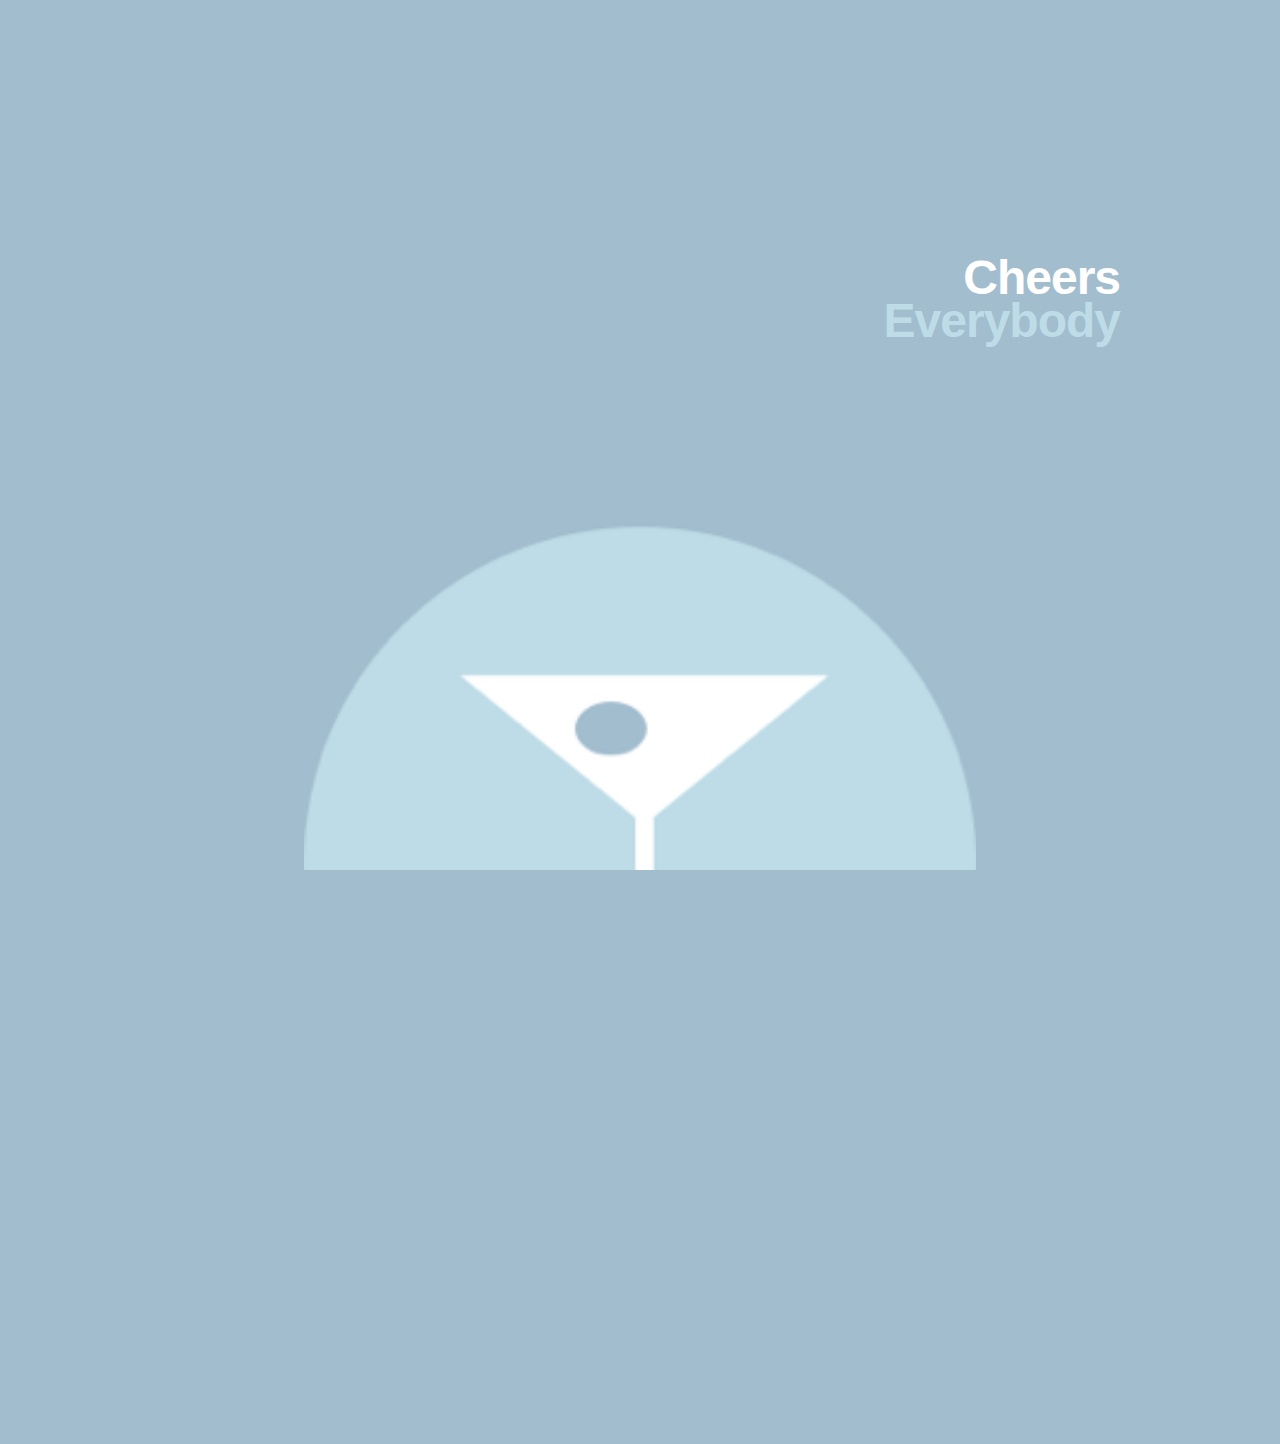
<file: www/index.html>
<!DOCTYPE html>
<!--[if IEMobile 7 ]>    <html class="no-js iem7"> <![endif]-->
<!--[if (gt IEMobile 7)|!(IEMobile)]><!--> <html class="no-js"> <!--<![endif]-->
    <head>
        <meta charset="utf-8">
        <title>Cheers Everybody!</title>
        <meta name="viewport" content="width=device-width, initial-scale=1, user-scalable=no">
        <meta http-equiv="cleartype" content="on">

        <link rel="stylesheet" href="css/normalize.css">
        <link rel="stylesheet" href="css/main.css">
        <link rel="stylesheet" href="css/app.css">
        
        
    </head>
    <body>

        <!-- Add your site or application content here -->
        <!-- splash screen animation -->
        <div id="splash-txt">
          <div class="text">Cheers</div>
          <div class="text everyone">Everybody</div>
        </div>
        <div id="splash" class="animated pulse"></div>

        <!-- countries -->
        <div id="content">
        	<h1>Countries</h1>
        	<div id="bg-slider">
        		<div id="flags"></div>
        		<div id="quotes"></div>
        	</div>
        </div>

        <!-- chooser -->
        <div id="chooser">
        	<img id="btn-places" src="img/btn-places.svg" width="30" height="30">&nbsp;&nbsp;
        	<img id="btn-quotes" src="img/btn-quotes.svg" width="30" height="30">
        </div>
        
        <!-- details -->
        <div id="details">
        	<div class="big-flag"></div>
        	<h1></h1>
        	<h2>Pronounced:<br><span class="translation"></span></h2>
        </div>
        
        <!-- scripts -->
        <script src="js/vendor/zepto.min.js"></script>
        <script src="js/vendor/unslider.min.js"></script>
        <script src="js/main.js"></script>

    </body>
</html>
</file>
<file: www/css/main.css>
/*
 * HTML5 Boilerplate
 *
 * What follows is the result of much research on cross-browser styling.
 * Credit left inline and big thanks to Nicolas Gallagher, Jonathan Neal,
 * Kroc Camen, and the H5BP dev community and team.
 */

/* ==========================================================================
   Base styles: opinionated defaults
   ========================================================================== */

html,
button,
input,
select,
textarea {
    color: #222;
}

body {
    font-size: 1em;
    line-height: 1.4;
}

a {
    color: #00e;
}

a:visited {
    color: #551a8b;
}

a:hover {
    color: #06e;
}

/*
 * Remove the gap between images and the bottom of their containers: h5bp.com/i/440
 */

img {
    vertical-align: middle;
}

/*
 * Remove default fieldset styles.
 */

fieldset {
    border: 0;
    margin: 0;
    padding: 0;
}

/*
 * Allow only vertical resizing of textareas.
 */

textarea {
    resize: vertical;
}

/* ==========================================================================
   Author's custom styles
   ========================================================================== */


















/* ==========================================================================
   Helper classes
   ========================================================================== */

/* Prevent callout */

.nocallout {
    -webkit-touch-callout: none;
}

.pressed {
    background-color: rgba(0, 0, 0, 0.7);
}

/* A hack for HTML5 contenteditable attribute on mobile */

textarea[contenteditable] {
    -webkit-appearance: none;
}

/* A workaround for S60 3.x and 5.0 devices which do not animated gif images if
   they have been set as display: none */

.gifhidden {
    position: absolute;
    left: -100%;
}

/*
 * Image replacement
 */

.ir {
    background-color: transparent;
    background-repeat: no-repeat;
    border: 0;
    direction: ltr;
    display: block;
    overflow: hidden;
    text-align: left;
    text-indent: -999em;
}

.ir br {
    display: none;
}

/*
 * Hide from both screenreaders and browsers: h5bp.com/u
 */

.hidden {
    display: none !important;
    visibility: hidden;
}

/*
 * Hide only visually, but have it available for screenreaders: h5bp.com/v
 */

.visuallyhidden {
    border: 0;
    clip: rect(0 0 0 0);
    height: 1px;
    margin: -1px;
    overflow: hidden;
    padding: 0;
    position: absolute;
    width: 1px;
}

/*
 * Extends the .visuallyhidden class to allow the element to be focusable
 * when navigated to via the keyboard: h5bp.com/p
 */

.visuallyhidden.focusable:active,
.visuallyhidden.focusable:focus {
    clip: auto;
    height: auto;
    margin: 0;
    overflow: visible;
    position: static;
    width: auto;
}

/*
 * Hide visually and from screenreaders, but maintain layout
 */

.invisible {
    visibility: hidden;
}

/**
 * Clearfix helper
 * Used to contain floats: h5bp.com/q
 */

.clearfix:before,
.clearfix:after {
    content: "";
    display: table;
}

.clearfix:after {
    clear: both;
}

/*
 * For IE 6/7 only
 * Include this rule to trigger hasLayout and contain floats.
 */

.clearfix {
    *zoom: 1;
}

/* ==========================================================================
   EXAMPLE Media Queries for Responsive Design.
   Theses examples override the primary ('mobile first') styles.
   Modify as content requires.
   ========================================================================== */

@media only screen and (min-width: 800px) {
    /* Style adjustments for viewports that meet the condition */
}

@media only screen and (-webkit-min-device-pixel-ratio: 1.5),
       only screen and (min-resolution: 144dpi) {
    /* Style adjustments for viewports that meet the condition */
}
</file>
<file: www/css/app.css>
body {
    background: #a2bdce;
  }
  
  #test {
  	width: 90%;
  	background: red;
  	height: 50px;
	margin: auto;
  }
  
  #splash-txt {
    font-size: 3em;
    font-family: Helvetica;
    font-weight: bold;
    color: #fff;
    text-align: right;
    width: 75%;
    margin: 20% auto 0% auto;
    z-index: 20;
  }
  
  #splash {
    margin: 10% auto 0% auto;
    width: 75%;
    height: 400px;
    background: #a2bdce url(../img/logo@2x.png) no-repeat;
    background-position: 50% 1px;
    background-size: 70%;
    z-index: 10;
  }
  
  #splash-txt div.text {
    margin: 0;
    padding: 0;
    display: block;
    line-height: 90%;
    letter-spacing: -1px;
  }
  
  #splash-txt .everyone {
    color: #bedce7;
  }
  
  #splash .logo {
    background: transparent url(../img/logo@2x.png);
    background-size: 100% 100%;
    overflow: hidden;
    margin-top: 10%;

  }

	#content {
		margin: 10% auto 0% auto;
		width: 100%;
		-webkit-transform: translateX(-100%);
		position: relative;
	}
	
	#content h1 {
		color: #fff;
		margin: 0;
		padding: 0;
		text-indent: 5%;
	}
	#content #bg-slider {
		background: #bedce7;
		height: 320px;
		width: 100%;
	}
	
	#flags, #quotes {
		opacity: 0;
		-webkit-transition: opacity 0.4s ease-in-out 0s;
	}
	
	li.quote div{
		margin-top: 4%;
		width: 60%;
		font-size: 1.1em;
		color: #a2bdce;
		line-height: 120%;
		background: #fff;
		padding: 4%;
		margin-left: -6%;
		height: 200px;
		position: relative;
		overflow: hidden;
	}
	
	li.quote i {
		text-align: right;
		display: block;
		font-size: 0.7em;
		position: absolute;
		bottom: 2%;
		right: 6%;
	}
	
	#chooser {
		position: relative;
		margin: 4% 4% 0% 0%;
		width: 25%;
		float: right;
		-webkit-transform: translateX(200%);
	}
	
	#chooser div {
		float: left;
		width:2em;
		height:2em;
		margin-right: 6%;
	}
    

    .flag {
    	background: #fff;
    	padding: 2%;
    	float: left;
    	width: 30%;
    	margin: 6% 0% 0% 6%;
    	height: 90px;
		position: relative;
		left: -14%;
		top: -20px;
	 }
	 
	 .flag-img {
	 	width: 100%;
	 	height: 60px;
	 	background-size: cover;
	 	overflow: hidden;
	 	background-image: url('../img/flags/am-lgflag.gif');
	 	border: 1px solid #eee;
	 }
	 
	 .flag-txt {
	 	margin-top: 4%;
	 	font-size: 0.9em;
	 	line-height: 100%;
	 }
	
	#details {
		background: #fff;
		width: 100%;
		margin: 10% auto 0% auto;
		height: 320px;
		z-index: 100;
		position: absolute;
		top: 44px;
		left: 0px;
		//-webkit-transform: translate3d(-100%,0px,0);
 	    //-webkit-transition:all 0.2s ease-in-out;
 	    display: none;
 	    //opacity: 0;
	}

  .detailsShow {
    -webkit-transform: translate3d(0px,0px,0) !important;
  }

  #details .big-flag {
    width: 55%;
    height: 30%;
    background-size: cover;
    margin: 6% 0% 3% 6%;
  }
  
  #details h1 {
    margin-left: 6%;
    margin-top: 0;
    padding-top: 0;
    font-size: 2.4em;
    line-height: 110%;
  }
  
  #details h2 {
    font-weight: normal;
    color: #a2bdce;
    margin: 0% 0% 0% 6%;
    line-height: 100%;
    font-size: 1.6em;
    padding: 0;
    position: relative;
    top: -6%;
  }

  /* animations */
  
  .animated{-webkit-animation-fill-mode:both;-moz-animation-fill-mode:both;-ms-animation-fill-mode:both;-o-animation-fill-mode:both;animation-fill-mode:both;-webkit-animation-duration:2s;-moz-animation-duration:2s;-ms-animation-duration:2s;-o-animation-duration:2s;animation-duration:2s;}.animated.hinge{-webkit-animation-duration:2s;-moz-animation-duration:2s;-ms-animation-duration:2s;-o-animation-duration:2s;animation-duration:2s;}
  
  @-webkit-keyframes pulse {
      0% { -webkit-transform: scale(1); }	
      20% { -webkit-transform: scale(1); }	
      50% { -webkit-transform: scale(1.1); }
      100% { -webkit-transform: scale(1); }
  }
  @-moz-keyframes pulse {
      0% { -moz-transform: scale(1); }	
  	50% { -moz-transform: scale(1.1); }
      100% { -moz-transform: scale(1); }
  }
  @-o-keyframes pulse {
      0% { -o-transform: scale(1); }	
  	50% { -o-transform: scale(1.1); }
      100% { -o-transform: scale(1); }
  }
  @keyframes pulse {
      0% { transform: scale(1); }	
  	50% { transform: scale(1.1); }
      100% { transform: scale(1); }
  }
  
  .pulse {
  	-webkit-animation-name: pulse;
  	-moz-animation-name: pulse;
  	-o-animation-name: pulse;
  	animation-name: pulse;
  	-webkit-animation-iteration-count:3;
  }


/* do not edit those lines */
.ui-swipeslide,
.ui-swipeslide-reel,
.ui-swipeslide-slide,
.ui-swipeslide-slide img {
  width: 100%;
  display: block;
}
.ui-swipeslide {
  position: relative;
  overflow: hidden;
  -webkit-tap-highlight-color: transparent;
  -webkit-user-select: none;
}
.ui-swipeslide-reel {
  -webkit-transform: translate3d(0,0,0);
  overflow: hidden;
  display: -webkit-box;
  display: -moz-box;
  display: box;
  -webkit-box-orient: horizontal;
  -moz-box-orient: horizontal;
  box-orient: horizontal;
  height: 250px;
}
.ui-swipeslide-vertical .ui-swipeslide-reel {
  -webkit-box-orient: vertical;
  -moz-box-orient: vertical;
  box-orient: vertical;
}
.ui-swipeslide-slide {
  -webkit-box-sizing: border-box;
  -moz-box-sizing: border-box;
  box-sizing: border-box;
}

/* 3d */
.ui-swipeslide-3d {
  -webkit-perspective: 1000;
  position: relative;
  overflow:visible;
}
.ui-swipeslide-3d .ui-swipeslide-reel {
  -webkit-transform-style: preserve-3d;
  position: relatve;
  display: block;
  width: 100%;
  height: 100%;
  overflow: visible;
}
.ui-swipeslide-3d .ui-swipeslide-slide {
  position: absolute;
}
/* end not editable styles */  




/* bullets */
.ui-swipeslide-bullets {
  text-align:center;
  margin-top: 10px;
  margin-left: -10%;
}
.ui-swipeslide-bullets li {
  display: inline-block;
  width: 10px;
  height: 10px;
  border-radius: 5px;
  margin: 4px;
  background-color: #a2bdce;
  text-indent: -1000px;
  overflow: hidden;
  cursor: pointer;
  opacity: 0.6;
}
.ui-swipeslide-bullets li.active {
  background:#fff;
/*  border: 3px solid #999;
  border-radius: 8px;
  margin: 2px;*/
}

/* directional navigation */
.ui-swipeslide-nav,
.ui-swipeslide-nav li { 
  list-style:none; margin: 0; padding: 0;
}
.ui-swipeslide-nav li { 
  position: absolute; top: 0; height: 100%; width: 15%; 
  z-index: 20;
  background: rgba(0,0,0,0.2) center center no-repeat;
  cursor: pointer;
  text-indent: -9999px;
  overflow: hidden;
}
.ui-swipeslide-nav li:hover { 
  background-color:rgba(0,0,0,0.5);
}
.ui-swipeslide-nav li.prev { 
  left: 0; background-image: url([data-uri]);
}
.ui-swipeslide-nav li.next { 
  right: 0; background-image: url([data-uri]); 
}
.ui-swipeslide-3d .ui-swipeslide-nav li {
  -webkit-transform: translateZ(50px);
}

/* vertical */
.ui-swipeslide-vertical .ui-swipeslide-nav li {
  height: auto; width: 100%; text-align: center;
}
.ui-swipeslide-vertical .ui-swipeslide-nav li.prev {
  top: 0; background-image: url([data-uri]);
}
.ui-swipeslide-vertical .ui-swipeslide-nav li.next {
  bottom: 0; top: auto; background-image: url([data-uri]);
}

/* push things down for iphone 5 */

@media screen and (device-aspect-ratio: 40/71) {

	#content {
		margin: 20% auto 0% auto;
		width: 100%;
		-webkit-transform: translateX(-100%);
		position: relative;

	}
	
	#details {
		top: 76px;
	}

}
</file>
